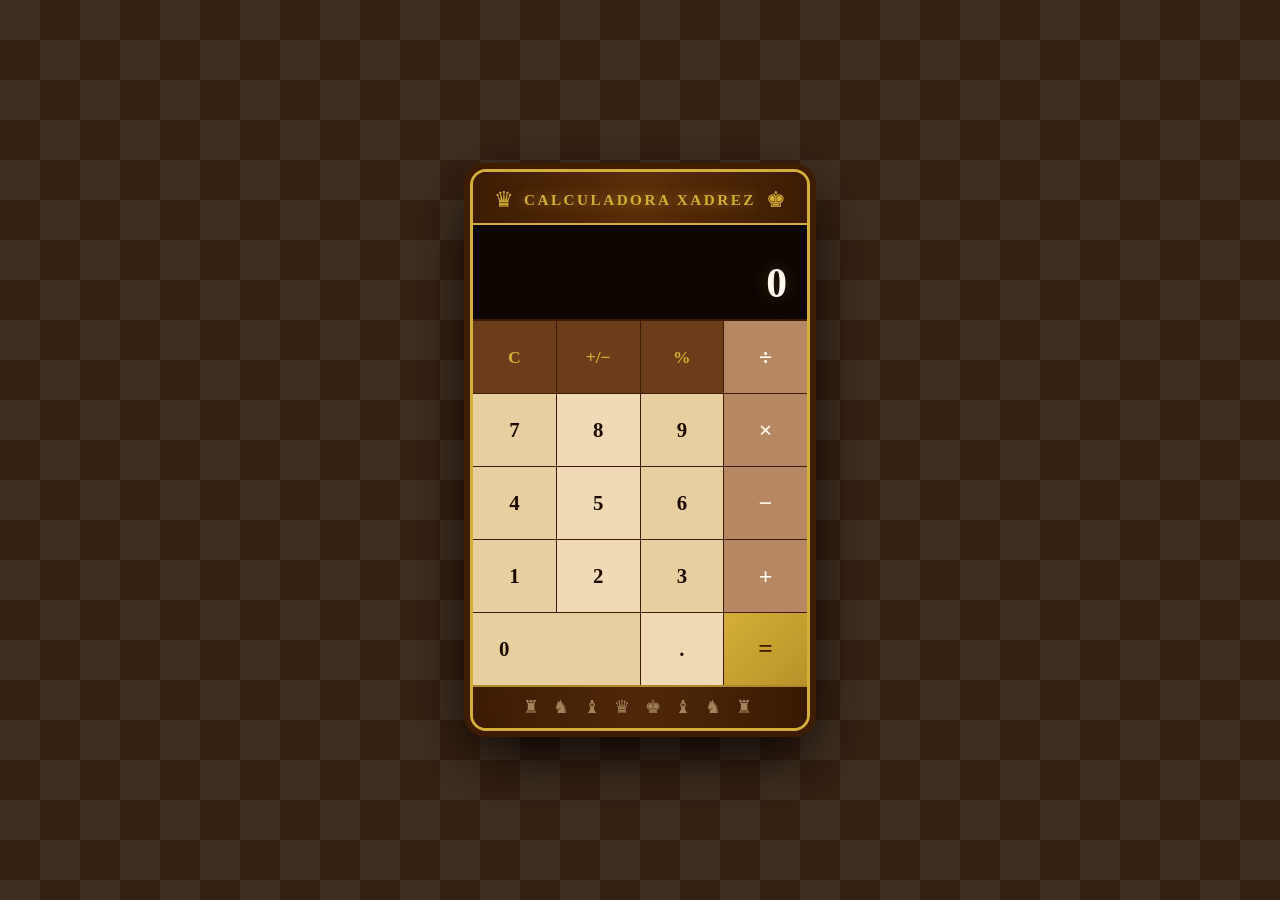
<file: index.html>
<!DOCTYPE html>
<html lang="pt-BR">
<head>
  <meta charset="UTF-8" />
  <meta name="viewport" content="width=device-width, initial-scale=1.0" />
  <title>Calculadora Xadrez</title>
  <style>
    *, *::before, *::after { box-sizing: border-box; margin: 0; padding: 0; }

    :root {
      --white-sq: #f0d9b5;
      --black-sq: #b58863;
      --dark-wood: #3d1c02;
      --accent:    #d4af37;
      --text-dark: #1a0a00;
      --text-light: #fff8ee;
      --light-wood: #c8a97a;
    }

    body {
      min-height: 100vh;
      display: flex;
      align-items: center;
      justify-content: center;
      background: #1a0a00;
      font-family: Georgia, serif;
      overflow: hidden;
    }

    /* Tabuleiro animado no fundo */
    .board-bg {
      position: fixed;
      inset: 0;
      background-image: repeating-conic-gradient(
        var(--black-sq) 0% 25%, var(--white-sq) 0% 50%
      );
      background-size: 80px 80px;
      opacity: 0.18;
      animation: pulse 6s ease-in-out infinite;
    }
    @keyframes pulse { 0%,100%{opacity:.18} 50%{opacity:.28} }

    /* Calculadora */
    .calc {
      position: relative;
      z-index: 1;
      width: 340px;
      border-radius: 16px;
      overflow: hidden;
      background: linear-gradient(160deg, #2e1503, #4a2206 60%, #2e1503);
      border: 3px solid var(--accent);
      box-shadow: 0 0 0 6px var(--dark-wood), 0 24px 64px rgba(0,0,0,.85);
    }

    /* Header */
    .header {
      display: flex;
      align-items: center;
      justify-content: center;
      gap: 10px;
      padding: 14px 20px 10px;
      background: linear-gradient(90deg, var(--dark-wood), #5a2e0a, var(--dark-wood));
      border-bottom: 2px solid var(--accent);
    }
    .header h1 {
      font-size: .95rem;
      letter-spacing: 2.5px;
      text-transform: uppercase;
      color: var(--accent);
      text-shadow: 0 0 12px rgba(212,175,55,.6);
    }
    .header .piece { font-size: 1.4rem; color: var(--accent); }

    /* Display */
    .display {
      min-height: 96px;
      padding: 16px 20px 12px;
      background: #0d0500;
      border-bottom: 2px solid var(--dark-wood);
      display: flex;
      flex-direction: column;
      align-items: flex-end;
      justify-content: flex-end;
      gap: 4px;
    }
    .expr {
      font-size: .82rem;
      color: var(--light-wood);
      opacity: .55;
      min-height: 1.1em;
      word-break: break-all;
    }
    .result {
      font-size: 2.6rem;
      font-weight: 700;
      color: var(--text-light);
      word-break: break-all;
      text-shadow: 0 0 20px rgba(212,175,55,.25);
      transition: transform .1s;
      line-height: 1.1;
    }
    .result.pop  { transform: scale(1.07); }
    .result.err  { font-size: 1.4rem; color: #ff6b6b; }

    /* Botões */
    .buttons {
      display: grid;
      grid-template-columns: repeat(4, 1fr);
      gap: 1px;
      background: var(--dark-wood);
    }

    .btn {
      border: none;
      cursor: pointer;
      font-family: Georgia, serif;
      font-size: 1.3rem;
      font-weight: 600;
      height: 72px;
      display: flex;
      align-items: center;
      justify-content: center;
      transition: filter .1s, transform .1s;
      outline: none;
      user-select: none;
      position: relative;
      overflow: hidden;
    }
    .btn::after {
      content: '';
      position: absolute;
      inset: 0;
      background: rgba(255,255,255,.13);
      opacity: 0;
      transition: opacity .15s;
    }
    .btn:hover::after  { opacity: 1; }
    .btn:active { transform: scale(.92); filter: brightness(.82); }

    .btn-num  { background: var(--white-sq);  color: var(--text-dark); }
    .btn-num:nth-child(odd) { background: #e8cfa0; }
    .btn-op   { background: var(--black-sq);  color: var(--text-light); font-size: 1.5rem; }
    .btn-spec { background: #6b3d1a;           color: var(--accent);    font-size: 1.1rem; }
    .btn-eq   {
      background: linear-gradient(135deg, var(--accent), #b8922a);
      color: var(--dark-wood);
      font-size: 1.6rem;
      font-weight: 900;
    }
    .btn-zero { grid-column: span 2; justify-content: flex-start; padding-left: 26px; }

    /* Footer */
    .footer {
      padding: 10px;
      text-align: center;
      background: linear-gradient(90deg, var(--dark-wood), #5a2e0a, var(--dark-wood));
      border-top: 2px solid var(--accent);
      letter-spacing: 5px;
      font-size: 1.1rem;
      color: var(--light-wood);
      opacity: .75;
    }
  </style>
</head>
<body>

<div class="board-bg"></div>

<div class="calc">
  <div class="header">
    <span class="piece">♛</span>
    <h1>Calculadora Xadrez</h1>
    <span class="piece">♚</span>
  </div>

  <div class="display">
    <div class="expr"  id="expr"></div>
    <div class="result" id="result">0</div>
  </div>

  <div class="buttons">
    <button class="btn btn-spec" id="btnC">C</button>
    <button class="btn btn-spec" id="btnSign">+/−</button>
    <button class="btn btn-spec" id="btnPct">%</button>
    <button class="btn btn-op"   data-op="÷">÷</button>

    <button class="btn btn-num" data-n="7">7</button>
    <button class="btn btn-num" data-n="8">8</button>
    <button class="btn btn-num" data-n="9">9</button>
    <button class="btn btn-op"  data-op="×">×</button>

    <button class="btn btn-num" data-n="4">4</button>
    <button class="btn btn-num" data-n="5">5</button>
    <button class="btn btn-num" data-n="6">6</button>
    <button class="btn btn-op"  data-op="−">−</button>

    <button class="btn btn-num" data-n="1">1</button>
    <button class="btn btn-num" data-n="2">2</button>
    <button class="btn btn-num" data-n="3">3</button>
    <button class="btn btn-op"  data-op="+">+</button>

    <button class="btn btn-num btn-zero" data-n="0">0</button>
    <button class="btn btn-num" data-n=".">.</button>
    <button class="btn btn-eq"  id="btnEq">=</button>
  </div>

  <div class="footer">♜ ♞ ♝ ♛ ♚ ♝ ♞ ♜</div>
</div>

<script>
  const elResult = document.getElementById('result');
  const elExpr   = document.getElementById('expr');

  let cur = '0', prev = '', op = null, justEval = false, justOp = false, lastExpr = '';

  function show(animate) {
    elResult.textContent = cur;
    elResult.classList.remove('err');
    if (animate) {
      elResult.classList.remove('pop');
      void elResult.offsetWidth;
      elResult.classList.add('pop');
      setTimeout(() => elResult.classList.remove('pop'), 150);
    }
  }

  function updateExpr() {
    if (justEval)       elExpr.textContent = lastExpr + ' =';
    else if (op && !justOp) elExpr.textContent = prev + ' ' + op;
    else                elExpr.textContent = '';
  }

  function digit(d) {
    if (justEval) { cur = d; prev = ''; op = null; justEval = false; }
    else if (justOp) { cur = d; justOp = false; }
    else cur = cur === '0' ? d : cur + d;
    show(); updateExpr();
  }

  function dot() {
    if (justEval || justOp) { cur = '0.'; justEval = justOp = false; show(); return; }
    if (!cur.includes('.')) { cur += '.'; show(); }
  }

  function setOp(o) {
    if (op && !justOp) calc(false);
    prev = cur; op = o; justOp = true; justEval = false;
    updateExpr();
  }

  function calc(animate = true) {
    if (!op || justOp) return;
    const a = parseFloat(prev), b = parseFloat(cur);
    let r;
    if (op === '÷' && b === 0) { elResult.textContent = 'Erro ÷ 0'; elResult.classList.add('err'); elExpr.textContent = ''; reset(); return; }
    switch (op) {
      case '+': r = a + b; break;
      case '−': r = a - b; break;
      case '×': r = a * b; break;
      case '÷': r = a / b; break;
    }
    r = parseFloat(r.toPrecision(12));
    lastExpr = prev + ' ' + op + ' ' + cur;
    cur = String(r); prev = ''; op = null; justEval = true; justOp = false;
    updateExpr(); show(animate);
  }

  function reset() { cur = '0'; prev = ''; op = null; justEval = justOp = false; lastExpr = ''; }

  document.getElementById('btnC').onclick    = () => { reset(); elExpr.textContent = ''; show(); };
  document.getElementById('btnSign').onclick = () => { if(cur!=='0'){ cur = cur.startsWith('-') ? cur.slice(1) : '-'+cur; show(); } };
  document.getElementById('btnPct').onclick  = () => { cur = String(parseFloat(cur)/100); justEval=false; show(); updateExpr(); };
  document.getElementById('btnEq').onclick   = () => calc();

  document.querySelectorAll('[data-n]').forEach(b => b.onclick = () => b.dataset.n === '.' ? dot() : digit(b.dataset.n));
  document.querySelectorAll('[data-op]').forEach(b => b.onclick = () => setOp(b.dataset.op));

  document.addEventListener('keydown', e => {
    if (e.key >= '0' && e.key <= '9') return digit(e.key);
    if (e.key === '.')       return dot();
    if (e.key === '+')       return setOp('+');
    if (e.key === '-')       return setOp('−');
    if (e.key === '*')       return setOp('×');
    if (e.key === '/') { e.preventDefault(); return setOp('÷'); }
    if (e.key === 'Enter' || e.key === '=') return calc();
    if (e.key === 'Escape')  { reset(); elExpr.textContent=''; show(); }
    if (e.key === '%')       { cur=String(parseFloat(cur)/100); show(); updateExpr(); }
    if (e.key === 'Backspace') {
      if (justEval) return;
      cur = (cur.length <= 1 || (cur.length===2 && cur[0]==='-')) ? '0' : cur.slice(0,-1);
      show(); updateExpr();
    }
  });
</script>
</body>
</html>
</file>
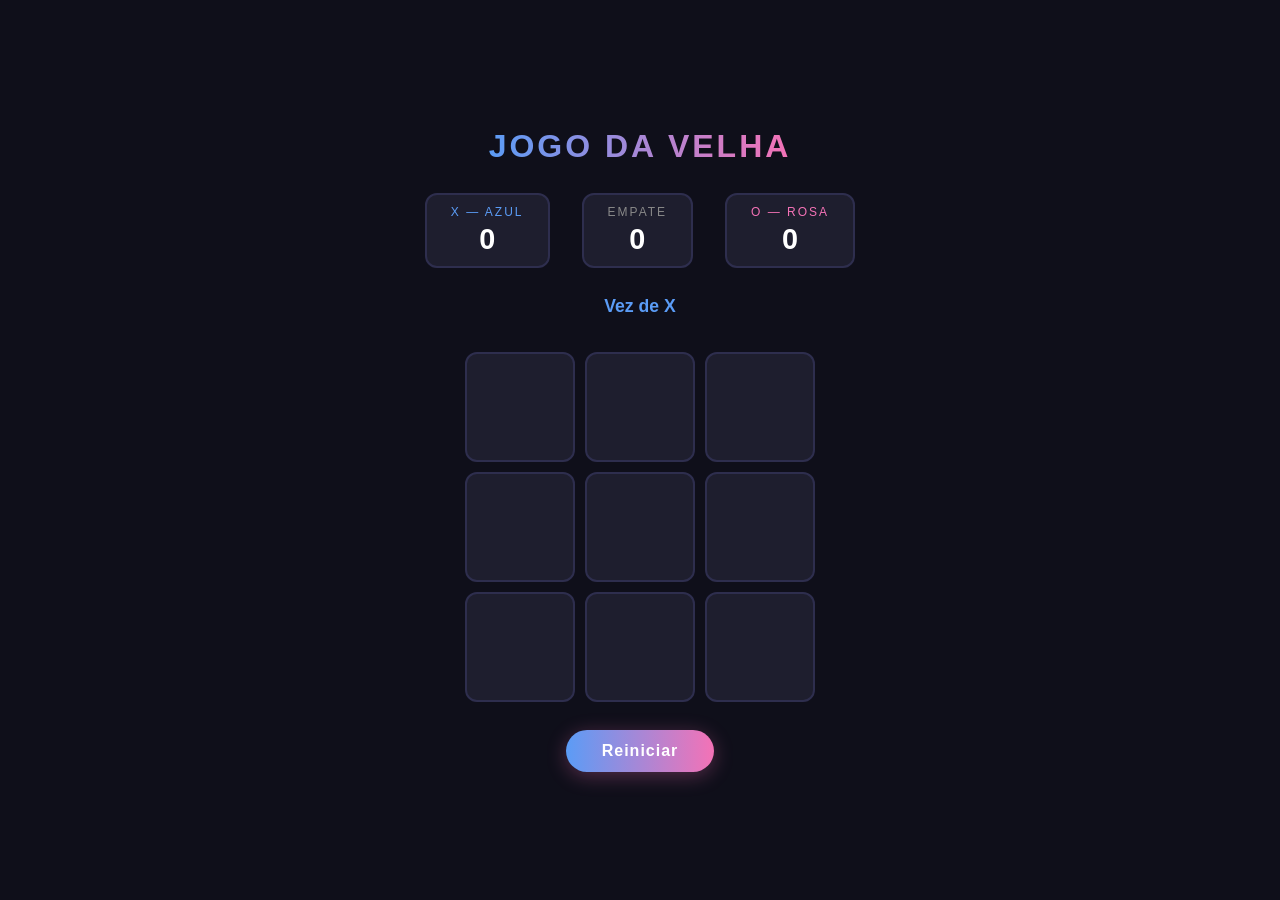
<file: jogo-da-velha.html>
<!DOCTYPE html>
<html lang="pt-BR">
<head>
  <meta charset="UTF-8" />
  <meta name="viewport" content="width=device-width, initial-scale=1.0" />
  <title>Jogo da Velha</title>
  <style>
    *, *::before, *::after { box-sizing: border-box; margin: 0; padding: 0; }

    body {
      min-height: 100vh;
      display: flex;
      align-items: center;
      justify-content: center;
      background: #0f0f1a;
      font-family: 'Segoe UI', sans-serif;
      flex-direction: column;
      gap: 28px;
    }

    h1 {
      font-size: 2rem;
      font-weight: 800;
      letter-spacing: 3px;
      text-transform: uppercase;
      background: linear-gradient(90deg, #5b9cf6, #f472b6);
      -webkit-background-clip: text;
      -webkit-text-fill-color: transparent;
    }

    /* Status */
    .status {
      font-size: 1.1rem;
      font-weight: 600;
      color: #ccc;
      min-height: 1.6em;
      text-align: center;
      transition: color .3s;
    }
    .status.x   { color: #5b9cf6; }
    .status.o   { color: #f472b6; }
    .status.win { font-size: 1.4rem; }

    /* Tabuleiro */
    .board {
      display: grid;
      grid-template-columns: repeat(3, 110px);
      grid-template-rows:    repeat(3, 110px);
      gap: 10px;
    }

    .cell {
      background: #1e1e2e;
      border-radius: 12px;
      border: 2px solid #2e2e4e;
      display: flex;
      align-items: center;
      justify-content: center;
      font-size: 3rem;
      font-weight: 900;
      cursor: pointer;
      transition: background .15s, border-color .15s, transform .1s;
      user-select: none;
    }

    .cell:hover:not(.taken) {
      background: #2a2a40;
      border-color: #444470;
      transform: scale(1.05);
    }

    .cell.x {
      color: #5b9cf6;
      text-shadow: 0 0 18px rgba(91,156,246,0.7);
      border-color: #3a6cd4;
      cursor: default;
    }

    .cell.o {
      color: #f472b6;
      text-shadow: 0 0 18px rgba(244,114,182,0.7);
      border-color: #d454a0;
      cursor: default;
    }

    .cell.taken { cursor: default; }

    .cell.winner {
      animation: glow .6s ease-in-out infinite alternate;
    }

    .cell.winner.x { animation-name: glowX; }
    .cell.winner.o { animation-name: glowO; }

    @keyframes glowX {
      from { background: #1a2a4a; box-shadow: 0 0 10px rgba(91,156,246,.4); }
      to   { background: #1e3460; box-shadow: 0 0 24px rgba(91,156,246,.9); }
    }
    @keyframes glowO {
      from { background: #4a1a30; box-shadow: 0 0 10px rgba(244,114,182,.4); }
      to   { background: #601e40; box-shadow: 0 0 24px rgba(244,114,182,.9); }
    }

    /* Botão reiniciar */
    .btn-restart {
      padding: 12px 36px;
      border: none;
      border-radius: 50px;
      background: linear-gradient(90deg, #5b9cf6, #f472b6);
      color: #fff;
      font-size: 1rem;
      font-weight: 700;
      letter-spacing: 1px;
      cursor: pointer;
      transition: transform .15s, filter .15s;
      box-shadow: 0 4px 20px rgba(244,114,182,.3);
    }

    .btn-restart:hover  { transform: scale(1.06); filter: brightness(1.1); }
    .btn-restart:active { transform: scale(.96); }

    /* Placar */
    .scoreboard {
      display: flex;
      gap: 32px;
    }

    .score-item {
      text-align: center;
      background: #1e1e2e;
      border-radius: 12px;
      padding: 10px 24px;
      border: 2px solid #2e2e4e;
    }

    .score-label {
      font-size: .75rem;
      letter-spacing: 2px;
      text-transform: uppercase;
      margin-bottom: 4px;
    }

    .score-item.x .score-label { color: #5b9cf6; }
    .score-item.o .score-label { color: #f472b6; }
    .score-item.tie .score-label { color: #888; }

    .score-value {
      font-size: 1.8rem;
      font-weight: 800;
      color: #fff;
    }
  </style>
</head>
<body>

  <h1>Jogo da Velha</h1>

  <div class="scoreboard">
    <div class="score-item x">
      <div class="score-label">X — Azul</div>
      <div class="score-value" id="scoreX">0</div>
    </div>
    <div class="score-item tie">
      <div class="score-label">Empate</div>
      <div class="score-value" id="scoreTie">0</div>
    </div>
    <div class="score-item o">
      <div class="score-label">O — Rosa</div>
      <div class="score-value" id="scoreO">0</div>
    </div>
  </div>

  <div class="status x" id="status">Vez de X</div>

  <div class="board" id="board">
    <div class="cell" data-i="0"></div>
    <div class="cell" data-i="1"></div>
    <div class="cell" data-i="2"></div>
    <div class="cell" data-i="3"></div>
    <div class="cell" data-i="4"></div>
    <div class="cell" data-i="5"></div>
    <div class="cell" data-i="6"></div>
    <div class="cell" data-i="7"></div>
    <div class="cell" data-i="8"></div>
  </div>

  <button class="btn-restart" id="btnRestart">Reiniciar</button>

<script>
  const cells   = document.querySelectorAll('.cell');
  const status  = document.getElementById('status');
  const btnR    = document.getElementById('btnRestart');
  const sX      = document.getElementById('scoreX');
  const sO      = document.getElementById('scoreO');
  const sTie    = document.getElementById('scoreTie');

  const WINS = [
    [0,1,2],[3,4,5],[6,7,8], // linhas
    [0,3,6],[1,4,7],[2,5,8], // colunas
    [0,4,8],[2,4,6]          // diagonais
  ];

  let board, current, over, scores = { X: 0, O: 0, tie: 0 };

  function init() {
    board   = Array(9).fill(null);
    current = 'X';
    over    = false;
    cells.forEach(c => {
      c.textContent = '';
      c.className   = 'cell';
    });
    setStatus(`Vez de ${current}`, current.toLowerCase());
  }

  function setStatus(text, cls = '') {
    status.textContent = text;
    status.className   = 'status ' + cls;
  }

  function checkWin() {
    for (const [a, b, c] of WINS) {
      if (board[a] && board[a] === board[b] && board[a] === board[c]) {
        return [a, b, c];
      }
    }
    return null;
  }

  function handleClick(e) {
    const cell = e.target.closest('.cell');
    if (!cell || over) return;
    const i = +cell.dataset.i;
    if (board[i]) return;

    board[i] = current;
    cell.textContent = current;
    cell.classList.add(current.toLowerCase(), 'taken');

    const win = checkWin();
    if (win) {
      over = true;
      win.forEach(idx => cells[idx].classList.add('winner'));
      scores[current]++;
      updateScores();
      setStatus(`${current} venceu! 🎉`, 'win ' + current.toLowerCase());
      return;
    }

    if (board.every(Boolean)) {
      over = true;
      scores.tie++;
      updateScores();
      setStatus('Empate! 🤝', 'win');
      return;
    }

    current = current === 'X' ? 'O' : 'X';
    setStatus(`Vez de ${current}`, current.toLowerCase());
  }

  function updateScores() {
    sX.textContent   = scores.X;
    sO.textContent   = scores.O;
    sTie.textContent = scores.tie;
  }

  document.getElementById('board').addEventListener('click', handleClick);
  btnR.addEventListener('click', init);

  init();
</script>
</body>
</html>
</file>
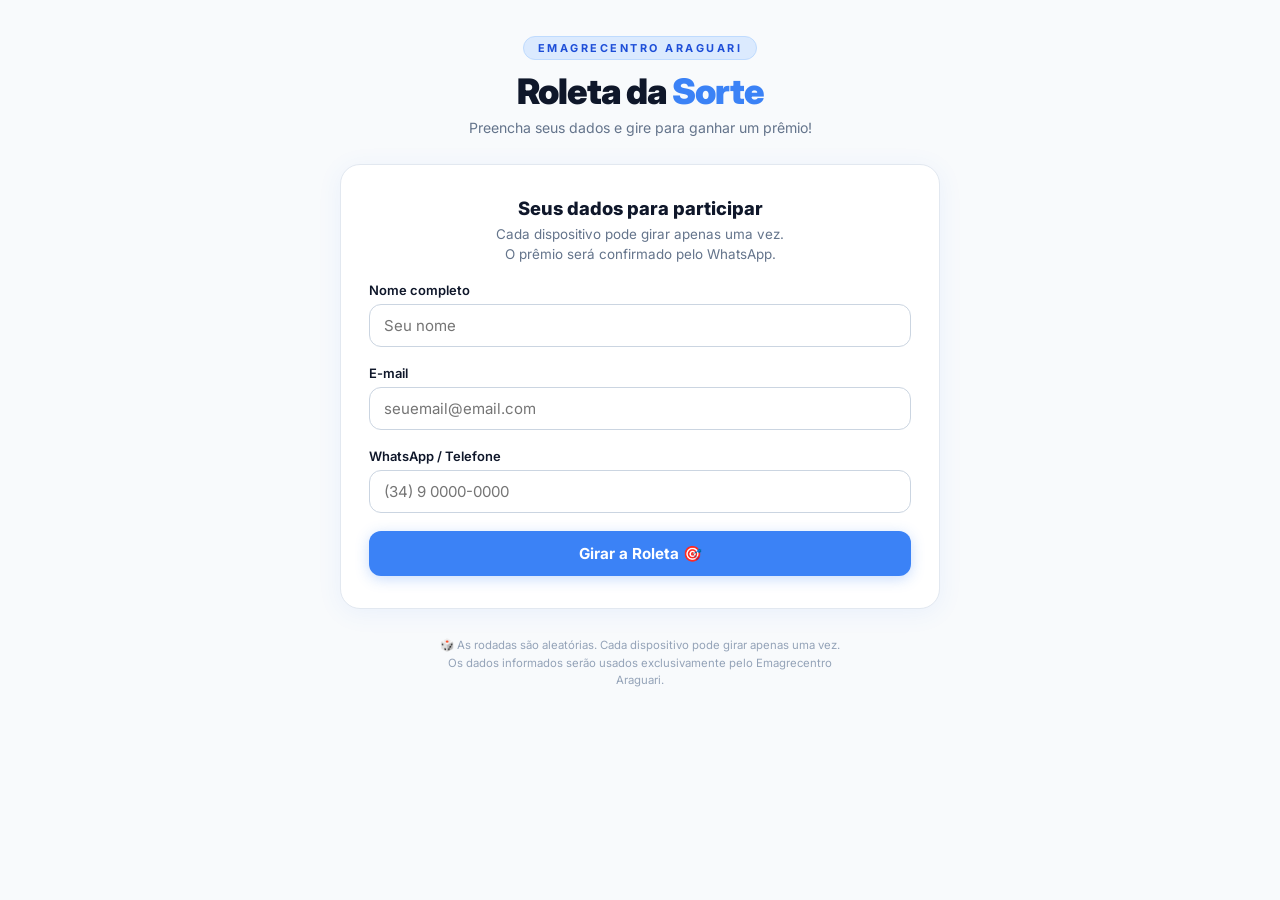
<file: roleta.html>
<!DOCTYPE html>
<html lang="pt-BR">
<head>
  <meta charset="UTF-8" />
  <meta name="viewport" content="width=device-width, initial-scale=1.0" />
  <title>Roleta da Sorte – Emagrecentro Araguari</title>

  <style>
    @import url('https://fonts.googleapis.com/css2?family=Inter:wght@400;500;600;700;800;900&display=swap');

    *, *::before, *::after { box-sizing: border-box; margin: 0; padding: 0; }

    :root {
      --blue:    #3b82f6;
      --blue-lt: #dbeafe;
      --bg:      #f8fafc;
      --card:    #ffffff;
      --border:  #e2e8f0;
      --fg:      #0f172a;
      --muted:   #64748b;
      --error:   #ef4444;
      --radius:  12px;
    }

    body {
      min-height: 100vh;
      background: var(--bg);
      font-family: 'Inter', sans-serif;
      display: flex;
      flex-direction: column;
      align-items: center;
      padding: 36px 16px 56px;
      gap: 28px;
    }

    /* ── Brand ── */
    .brand { text-align: center; }
    .brand-tag {
      display: inline-block;
      background: var(--blue-lt);
      color: #1d4ed8;
      font-size: .68rem;
      font-weight: 700;
      letter-spacing: 2.5px;
      text-transform: uppercase;
      padding: 4px 14px;
      border-radius: 999px;
      margin-bottom: 12px;
      border: 1px solid #bfdbfe;
    }
    .brand h1 {
      font-size: clamp(1.6rem, 5vw, 2.2rem);
      font-weight: 900;
      color: var(--fg);
      line-height: 1.1;
      letter-spacing: -1px;
    }
    .brand h1 span { color: var(--blue); }
    .brand p { margin-top: 8px; color: var(--muted); font-size: .88rem; }

    /* ── Card ── */
    .card {
      background: var(--card);
      border: 1px solid var(--border);
      border-radius: 20px;
      box-shadow: 0 4px 24px rgba(59,130,246,.08);
      padding: 32px 28px;
      width: 100%;
      max-width: 600px;
      display: flex;
      flex-direction: column;
      align-items: center;
      gap: 22px;
    }

    /* ── Steps ── */
    .step { width: 100%; display: none; flex-direction: column; align-items: center; gap: 18px; }
    .step.active { display: flex; }

    /* ── Form ── */
    .form-header { text-align: center; }
    .form-header h2 { font-size: 1.15rem; font-weight: 800; color: var(--fg); }
    .form-header p  { font-size: .84rem; color: var(--muted); margin-top: 5px; line-height: 1.5; }

    .field { width: 100%; display: flex; flex-direction: column; gap: 6px; }
    .field label { font-size: .81rem; font-weight: 600; color: var(--fg); }

    .field input {
      width: 100%;
      padding: 11px 14px;
      border: 1.5px solid #cbd5e1;
      border-radius: var(--radius);
      font-family: 'Inter', sans-serif;
      font-size: .94rem;
      color: var(--fg);
      background: #fff;
      outline: none;
      transition: border-color .2s, box-shadow .2s;
    }
    .field input:focus {
      border-color: var(--blue);
      box-shadow: 0 0 0 3px rgba(59,130,246,.12);
    }
    .field input.err { border-color: var(--error); }
    .field .hint { font-size: .74rem; color: var(--error); display: none; }
    .field.has-err .hint { display: block; }

    /* ── Buttons ── */
    .btn {
      width: 100%;
      padding: 13px;
      border: none;
      border-radius: var(--radius);
      background: var(--blue);
      color: #fff;
      font-family: 'Inter', sans-serif;
      font-size: .95rem;
      font-weight: 700;
      cursor: pointer;
      transition: background .15s, transform .15s, opacity .15s;
      box-shadow: 0 3px 14px rgba(59,130,246,.28);
    }
    .btn:hover   { background: #2563eb; }
    .btn:active  { transform: scale(.97); }
    .btn:disabled { opacity: .45; cursor: not-allowed; }

    /* ── Wheel ── */
    .wheel-wrap {
      position: relative;
      width: min(520px, 90vw);
      height: min(520px, 90vw);
      filter: drop-shadow(0 10px 32px rgba(59,130,246,.18));
    }
    canvas { border-radius: 50%; display: block; width: 100%; height: 100%; }

    .pointer {
      position: absolute;
      top: -18px; left: 50%;
      transform: translateX(-50%);
      width: 0; height: 0;
      border-left: 16px solid transparent;
      border-right: 16px solid transparent;
      border-top: 34px solid var(--blue);
      filter: drop-shadow(0 2px 6px rgba(59,130,246,.5));
      z-index: 10;
    }
    .center-dot {
      position: absolute;
      top: 50%; left: 50%;
      transform: translate(-50%,-50%);
      width: 60px; height: 60px;
      border-radius: 50%;
      background: #fff;
      border: 5px solid var(--blue);
      box-shadow: 0 0 0 5px rgba(59,130,246,.14);
      display: flex; align-items: center; justify-content: center;
      font-size: 1.5rem;
      z-index: 10;
    }

    /* ── Overlay / Modal ── */
    .overlay {
      display: none;
      position: fixed; inset: 0;
      background: rgba(15,23,42,.55);
      backdrop-filter: blur(6px);
      z-index: 100;
      align-items: center;
      justify-content: center;
      padding: 24px;
    }
    .overlay.show { display: flex; }

    .modal {
      background: #fff;
      border-radius: 20px;
      border: 1px solid var(--border);
      box-shadow: 0 24px 60px rgba(59,130,246,.18);
      padding: 36px 28px 32px;
      text-align: center;
      max-width: 380px;
      width: 100%;
      animation: popIn .32s cubic-bezier(.34,1.56,.64,1);
    }
    @keyframes popIn {
      from { transform: scale(.72); opacity: 0; }
      to   { transform: scale(1);   opacity: 1; }
    }
    .modal-icon  { font-size: 2.8rem; margin-bottom: 10px; }
    .modal h2    { font-size: 1.05rem; font-weight: 700; color: var(--muted); margin-bottom: 4px; }
    .modal-prize {
      font-size: 1.5rem; font-weight: 900; margin: 6px 0 4px;
      color: var(--blue);
    }
    .modal-name  { font-size: .88rem; color: var(--muted); margin-bottom: 12px; }
    .modal-sub   { font-size: .82rem; color: var(--muted); line-height: 1.65; margin-bottom: 22px; }

    .modal-status {
      font-size: .79rem; font-weight: 600;
      padding: 8px 14px;
      border-radius: 8px;
      margin-bottom: 16px;
    }
    .modal-status.sending { background: #eff6ff; color: #1d4ed8; }
    .modal-status.ok      { background: #f0fdf4; color: #166534; }
    .modal-status.fail    { background: #fef2f2; color: #991b1b; }

    .divider {
      width: 100%; height: 1px;
      background: var(--border);
      margin: 4px 0 16px;
    }

    /* ── Already used ── */
    .used-msg {
      text-align: center;
      display: flex;
      flex-direction: column;
      align-items: center;
      gap: 12px;
      padding: 8px 0;
    }
    .used-msg .icon  { font-size: 2.8rem; }
    .used-msg h2     { font-size: 1.1rem; font-weight: 800; color: var(--fg); }
    .used-msg p      { font-size: .87rem; color: var(--muted); line-height: 1.65; }

    /* ── Disclaimer ── */
    .disclaimer {
      font-size: .71rem;
      color: #94a3b8;
      text-align: center;
      max-width: 400px;
      line-height: 1.55;
    }
  </style>
</head>
<body>

  <div class="brand">
    <div class="brand-tag">Emagrecentro Araguari</div>
    <h1>Roleta da <span>Sorte</span></h1>
    <p>Preencha seus dados e gire para ganhar um prêmio!</p>
  </div>

  <div class="card">

    <!-- ── STEP 1: Formulário ── -->
    <div class="step active" id="step-form">
      <div class="form-header">
        <h2>Seus dados para participar</h2>
        <p>Cada dispositivo pode girar apenas uma vez.<br>O prêmio será confirmado pelo WhatsApp.</p>
      </div>

      <div class="field" id="f-nome">
        <label for="inp-nome">Nome completo</label>
        <input type="text" id="inp-nome" placeholder="Seu nome" autocomplete="name" />
        <span class="hint">Por favor informe seu nome completo.</span>
      </div>

      <div class="field" id="f-email">
        <label for="inp-email">E-mail</label>
        <input type="email" id="inp-email" placeholder="seuemail@email.com" autocomplete="email" />
        <span class="hint">Informe um e-mail válido.</span>
      </div>

      <div class="field" id="f-tel">
        <label for="inp-tel">WhatsApp / Telefone</label>
        <input type="tel" id="inp-tel" placeholder="(34) 9 0000-0000" autocomplete="tel" />
        <span class="hint">Informe um telefone válido.</span>
      </div>

      <button class="btn" id="btn-avancar">Girar a Roleta 🎯</button>
    </div>

    <!-- ── STEP 2: Roleta ── -->
    <div class="step" id="step-wheel">
      <div class="wheel-wrap">
        <div class="pointer"></div>
        <canvas id="wheel" width="520" height="520"></canvas>
        <div class="center-dot">🎯</div>
      </div>
      <button class="btn" id="btn-spin">✨ Girar agora!</button>
    </div>

    <!-- ── STEP 3: Já participou ── -->
    <div class="step" id="step-used">
      <div class="used-msg">
        <div class="icon">🔒</div>
        <h2>Você já participou!</h2>
        <p>Este dispositivo já foi utilizado para girar a roleta.<br>
           Cada participante pode girar apenas uma vez.<br><br>
           Fale com a gente pelo WhatsApp para mais informações!</p>
      </div>
    </div>

  </div>

  <p class="disclaimer">
    🎲 As rodadas são aleatórias. Cada dispositivo pode girar apenas uma vez.
    Os dados informados serão usados exclusivamente pelo Emagrecentro Araguari.
  </p>

  <!-- ── Modal de resultado ── -->
  <div class="overlay" id="overlay">
    <div class="modal">
      <div class="modal-icon" id="m-icon"></div>
      <h2 id="m-title">Parabéns!</h2>
      <div class="modal-prize" id="m-prize"></div>
      <div class="modal-name"  id="m-name"></div>
      <div class="divider" id="m-divider"></div>
      <p class="modal-sub" id="m-sub"></p>
      <div class="modal-status sending" id="m-status">⏳ Registrando seu prêmio…</div>
      <a class="btn btn-wpp" id="btn-wpp" href="#" target="_blank" style="display:none; background:#25d366; box-shadow:0 3px 14px rgba(37,211,102,.35); text-decoration:none; text-align:center;">
        💬 Agendar pelo WhatsApp
      </a>
      <button class="btn" id="btn-fechar" style="display:none; background:#f1f5f9; color:#334155; box-shadow:none;">Fechar</button>
    </div>
  </div>

<script>
/* ══════════════════════════════════
   PRÊMIOS
══════════════════════════════════ */
const SEGMENTS = [
  {
    label: '10%\nDesconto', icon: '💸',
    color: '#dbeafe', text: '#1e40af',
    prize: '10% de Desconto', mIcon: '💸',
    isTryAgain: false,
    sub: 'Desconto de 10% válido em qualquer pacote de tratamento. Apresente este resultado na recepção do Emagrecentro Araguari.'
  },
  {
    label: '20%\nDesconto', icon: '💰',
    color: '#bfdbfe', text: '#1e3a8a',
    prize: '20% de Desconto', mIcon: '💰',
    isTryAgain: false,
    sub: 'Desconto de 20% válido em qualquer pacote de tratamento. Apresente este resultado na recepção do Emagrecentro Araguari.'
  },
  {
    label: 'Tente\nNovamente', icon: '🔄',
    color: '#fee2e2', text: '#b91c1c',
    prize: 'Tente Novamente!', mIcon: '🔄',
    isTryAgain: true,
    sub: 'Quase! Você tem direito a mais um giro. Clique em "Girar de novo" para tentar a sorte!'
  },
  {
    label: '30%\nDesconto', icon: '🏷️',
    color: '#93c5fd', text: '#1e3a8a',
    prize: '30% de Desconto', mIcon: '🏷️',
    isTryAgain: false,
    sub: 'Desconto de 30% válido em qualquer pacote de tratamento. Apresente este resultado na recepção do Emagrecentro Araguari.'
  },
  {
    label: 'Lipo\nsem Corte', icon: '💧',
    color: '#e0f2fe', text: '#0c4a6e',
    prize: 'Sessão de Lipo sem Corte Gratuita', mIcon: '💧',
    isTryAgain: false,
    sub: 'Uma sessão de Lipo sem Corte gratuita — tratamento não invasivo para redução de gordura localizada. Agende pelo WhatsApp ou na recepção. Sujeito à disponibilidade.'
  },
  {
    label: 'Procedimento\nSurpresa', icon: '❓',
    color: '#f1f5f9', text: '#334155',
    prize: 'Procedimento Surpresa', mIcon: '❓',
    isTryAgain: false,
    sub: 'Você ganhou um procedimento surpresa exclusivo! Venha até o Emagrecentro Araguari para descobrir qual é o seu prêmio.'
  },
  {
    label: 'Bioimpedância\nGratuita', icon: '⚡',
    color: '#e2e8f0', text: '#334155',
    prize: 'Bioimpedância Gratuita', mIcon: '⚡',
    isTryAgain: false,
    sub: 'Avaliação completa de composição corporal sem nenhum custo. Agende agora pelo WhatsApp ou direto na recepção.'
  },
];

// Pesos (soma = 100) — Tente Novamente tem menor chance
const WEIGHTS = [18, 15, 8, 12, 17, 15, 15];

/* ══════════════════════════════════
   DEVICE ID — 1 giro por dispositivo
══════════════════════════════════ */
function getDeviceId() {
  let id = localStorage.getItem('ec_device_id');
  if (!id) {
    id = 'dev_' + Date.now() + '_' + Math.random().toString(36).slice(2, 9);
    localStorage.setItem('ec_device_id', id);
  }
  return id;
}

function hasSpun() {
  return localStorage.getItem('ec_roleta_spun') === 'true';
}

function markSpun() {
  localStorage.setItem('ec_roleta_spun', 'true');
}

/* ══════════════════════════════════
   CANVAS / RODA
══════════════════════════════════ */
const canvas = document.getElementById('wheel');
const ctx    = canvas.getContext('2d');
const N      = SEGMENTS.length;
const ARC    = (2 * Math.PI) / N;
const R      = canvas.width / 2;
let angle    = 0;
let spinning = false;

function drawWheel(a) {
  ctx.clearRect(0, 0, canvas.width, canvas.height);

  SEGMENTS.forEach((seg, i) => {
    const s = a + i * ARC, e = s + ARC;

    // Fatia
    ctx.beginPath();
    ctx.moveTo(R, R);
    ctx.arc(R, R, R - 2, s, e);
    ctx.closePath();
    ctx.fillStyle = seg.color;
    ctx.fill();

    // Borda entre fatias
    ctx.strokeStyle = '#cbd5e1';
    ctx.lineWidth = 1.5;
    ctx.stroke();

    // Texto
    ctx.save();
    ctx.translate(R, R);
    ctx.rotate(s + ARC / 2);
    ctx.textAlign = 'right';
    ctx.fillStyle = seg.text;

    // Emoji
    ctx.font = '26px serif';
    ctx.fillText(seg.icon, R - 18, 8);

    // Label
    ctx.font = 'bold 14px Inter, sans-serif';
    const lines = seg.label.split('\n');
    lines.forEach((line, li) => {
      const y = -(lines.length - 1) * 18 / 2 + 32 + li * 18;
      ctx.fillText(line, R - 62, y);
    });
    ctx.restore();
  });

  // Anel externo
  ctx.beginPath();
  ctx.arc(R, R, R - 2, 0, 2 * Math.PI);
  ctx.strokeStyle = '#93c5fd';
  ctx.lineWidth = 4;
  ctx.stroke();
}

/* ══════════════════════════════════
   STEPS
══════════════════════════════════ */
function showStep(id) {
  document.querySelectorAll('.step').forEach(s => s.classList.remove('active'));
  document.getElementById(id).classList.add('active');
}

drawWheel(angle);

// Verifica se já girou neste dispositivo
if (hasSpun()) {
  showStep('step-used');
}

/* ══════════════════════════════════
   VALIDAÇÃO
══════════════════════════════════ */
function validate(nome, email, tel) {
  let ok = true;
  const setErr = (id, has) => {
    const f = document.getElementById(id);
    f.classList.toggle('has-err', has);
    f.querySelector('input').classList.toggle('err', has);
    if (has) ok = false;
  };
  setErr('f-nome',  nome.trim().length < 3);
  setErr('f-email', !/^[^\s@]+@[^\s@]+\.[^\s@]+$/.test(email.trim()));
  setErr('f-tel',   tel.replace(/\D/g,'').length < 8);
  return ok;
}

/* ══════════════════════════════════
   STEP 1 → STEP 2
══════════════════════════════════ */
document.getElementById('btn-avancar').addEventListener('click', () => {
  const nome  = document.getElementById('inp-nome').value;
  const email = document.getElementById('inp-email').value.trim().toLowerCase();
  const tel   = document.getElementById('inp-tel').value;

  if (!validate(nome, email, tel)) return;

  window._userData = { nome, email, tel };
  showStep('step-wheel');
});

/* ══════════════════════════════════
   SPIN
══════════════════════════════════ */
document.getElementById('btn-spin').addEventListener('click', () => {
  if (spinning) return;
  spinning = true;
  document.getElementById('btn-spin').disabled = true;

  // Escolhe prêmio com pesos
  const total = WEIGHTS.reduce((a, b) => a + b, 0);
  const rand  = Math.random() * total;
  let acc = 0, target = 0;
  for (let i = 0; i < WEIGHTS.length; i++) {
    acc += WEIGHTS[i];
    if (rand < acc) { target = i; break; }
  }

  const segCenter  = target * ARC + ARC / 2;
  const extraSpins = (5 + Math.floor(Math.random() * 4)) * 2 * Math.PI;
  const targetA    = -Math.PI / 2 - segCenter + extraSpins;
  const duration   = 4000 + Math.random() * 1500;
  const startA     = angle % (2 * Math.PI);
  const startT     = performance.now();

  function ease(t) { return 1 - Math.pow(1 - t, 3); }

  (function animate(now) {
    const t = Math.min((now - startT) / duration, 1);
    angle = startA + targetA * ease(t);
    drawWheel(angle);
    if (t < 1) { requestAnimationFrame(animate); }
    else        { showResult(target); }
  })(startT);
});

/* ══════════════════════════════════
   RESULTADO + ENVIO
══════════════════════════════════ */
function showResult(idx) {
  const seg  = SEGMENTS[idx];
  const user = window._userData;

  document.getElementById('m-icon').textContent = seg.mIcon;
  document.getElementById('m-prize').textContent = seg.prize;

  const isTryAgain = seg.isTryAgain;

  if (isTryAgain) {
    document.getElementById('m-title').textContent = 'Quase lá!';
    document.getElementById('m-name').textContent  = '';
    document.getElementById('m-divider').style.display = 'none';
    document.getElementById('m-status').style.display  = 'none';
  } else {
    document.getElementById('m-title').textContent = 'Parabéns!';
    document.getElementById('m-name').textContent  = `para ${user.nome}`;
    document.getElementById('m-divider').style.display = 'block';
    document.getElementById('m-status').style.display  = 'block';
    document.getElementById('m-status').className  = 'modal-status sending';
    document.getElementById('m-status').textContent = '⏳ Registrando seu prêmio…';
    markSpun();
  }

  document.getElementById('m-sub').textContent = seg.sub;
  document.getElementById('btn-fechar').style.display = 'none';
  document.getElementById('btn-fechar').textContent   = isTryAgain ? 'Girar de novo! 🎯' : 'Entendi, obrigado! 🎉';
  document.getElementById('overlay').classList.add('show');

  if (isTryAgain) {
    // Libera para girar de novo
    document.getElementById('btn-fechar').style.display = 'block';
    spinning = false;
    return;
  }

  // Envia lead para WordPress
  fetch(CONFIG.PHP_URL, {
    method: 'POST',
    headers: { 'Content-Type': 'application/json' },
    body: JSON.stringify({
      nome:   user.nome,
      email:  user.email,
      tel:    user.tel,
      premio: seg.prize,
      key:    CONFIG.SECRET_KEY,
    }),
  })
  .then(r => {
    const el = document.getElementById('m-status');
    if (r.ok) {
      el.className   = 'modal-status ok';
      el.textContent = '✅ Prêmio registrado! Em breve entraremos em contato.';
    } else {
      el.className   = 'modal-status fail';
      el.textContent = '⚠️ Anote seu prêmio e apresente na recepção.';
    }
  })
  .catch(() => {
    const el = document.getElementById('m-status');
    el.className   = 'modal-status fail';
    el.textContent = '⚠️ Sem conexão. Anote seu prêmio e apresente na recepção.';
  })
  .finally(() => {
    document.getElementById('btn-fechar').style.display = 'block';

    const mensagem = encodeURIComponent(
      `Oi! Sou ${user.nome} e acabei de ganhar *${seg.prize}* na Roleta da Sorte do Emagrecentro Araguari! 🎁 Gostaria de agendar meu procedimento agora.`
    );
    const wppLink = `https://wa.me/553432422756?text=${mensagem}`;

    const btnWpp = document.getElementById('btn-wpp');
    btnWpp.href = wppLink;
    btnWpp.style.display = 'block';

    // Tenta abrir automaticamente (pode ser bloqueado por popup blocker)
    setTimeout(() => { window.open(wppLink, '_blank'); }, 1500);
  });
}

/* ══════════════════════════════════
   FECHAR MODAL
══════════════════════════════════ */
document.getElementById('btn-fechar').addEventListener('click', () => {
  const isTryAgain = SEGMENTS.findIndex(s => s.isTryAgain) >= 0 &&
    document.getElementById('m-title').textContent === 'Quase lá!';

  document.getElementById('overlay').classList.remove('show');

  if (isTryAgain) {
    // Volta para a roda para girar de novo
    document.getElementById('btn-spin').disabled = false;
  }
});
</script>
</body>
</html>
</file>
